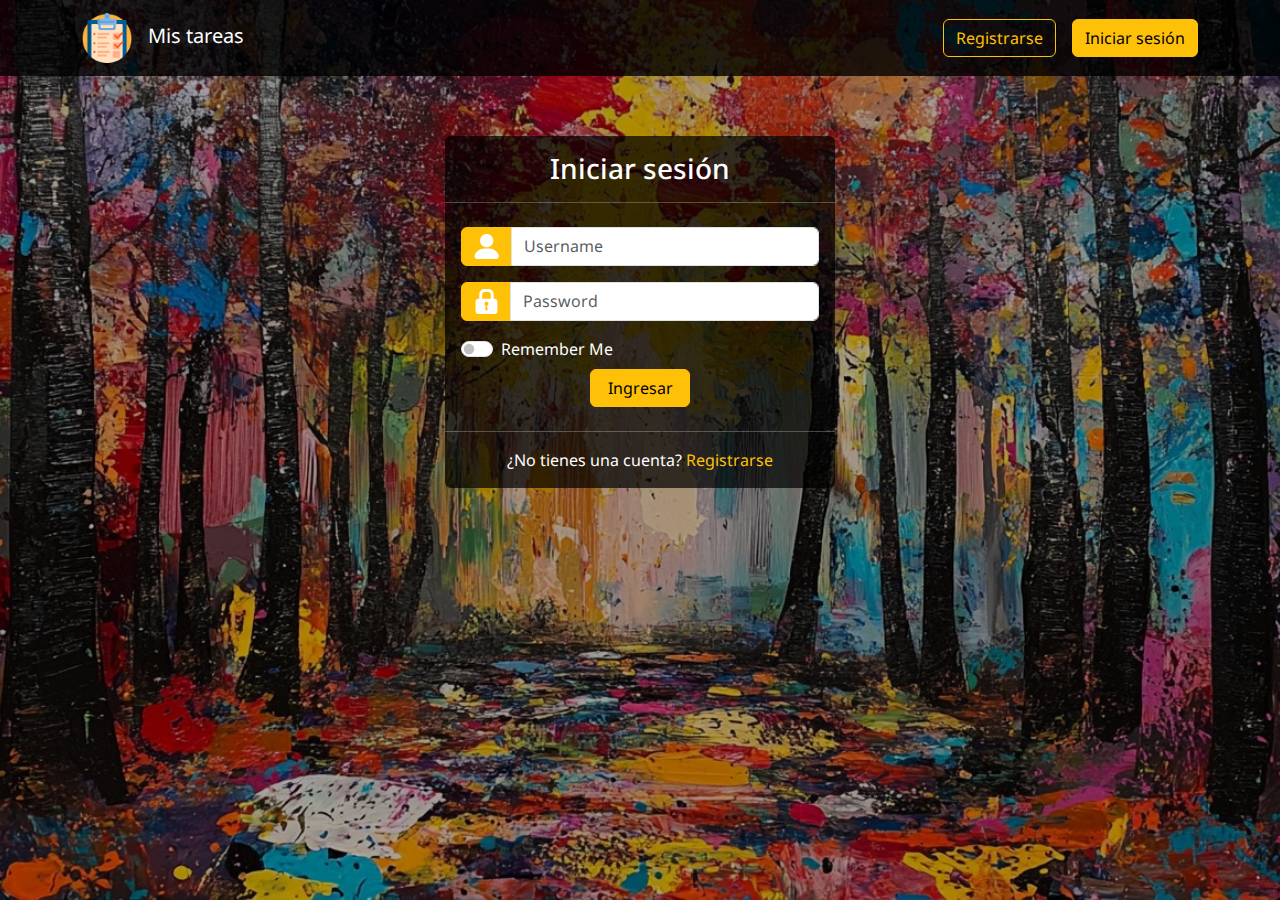
<file: index.html>
<!DOCTYPE html>
<html lang="en">
<head>
    <meta charset="UTF-8">
    <meta name="viewport" content="width=device-width, initial-scale=1.0">
    <title>Iniciar sesión</title>
    <link href="https://cdn.jsdelivr.net/npm/bootstrap@5.3.3/dist/css/bootstrap.min.css" rel="stylesheet" integrity="sha384-QWTKZyjpPEjISv5WaRU9OFeRpok6YctnYmDr5pNlyT2bRjXh0JMhjY6hW+ALEwIH" crossorigin="anonymous">
  <style>
    @import url('https://fonts.googleapis.com/css2?family=Inter:wght@100..900&family=Noto+Sans:ital,wght@0,100..900;1,100..900&display=swap');
    *{
      margin: 0;
      padding: 0;
      box-sizing: border-box;
    }
    
    body{
            --opacidad-negro: 0.3;
            background-image:linear-gradient(rgba(0, 0, 0,
                             var(--opacidad-negro)),
                             rgba(0, 0, 0, var(--opacidad-negro))),
                             url("assets/imgs/fondo2.jpg");
            font-family: Noto Sans;
            background-size: cover;
            background-position: center center;
            background-attachment: fixed;
            height: 100%;
        }
  </style>

  </head>

<body>
  
  <nav class="navbar navbar-expand-md" style="background-color: rgba(0, 0, 0, 0.8);">
    <div class="container">
      <a class="navbar-brand text-white" href="#">
        <img src="assets/imgs/logo.png" alt="logo-page" width="50" class="me-3" />Mis tareas
      </a>
      <button class="navbar-toggler bg-white" type="button" data-bs-toggle="collapse" data-bs-target="#navbarSupportedContent" aria-controls="navbarSupportedContent" aria-expanded="false" aria-label="Toggle navigation">
        <span class="navbar-toggler-icon"></span>
      </button>
      <div class="collapse navbar-collapse" id="navbarSupportedContent">
        <ul class="navbar-nav me-auto mb-2 mb-lg-0"></ul>
        <div class="d-flex">
          <ul class="navbar-nav d-flex align-items-center gap-3">
            <li class="nav-item">
              <a class="btn btn-outline-warning" href="register.html" style="width:auto;">Registrarse</a>
            </li>
            <li class="nav-item">
              <a class="btn btn-warning d-flex justify-content-center" href="index.html" style="width:auto;">Iniciar sesión</a>
            </li>
          </ul>
      </div>
    </div>
  </nav>

    <div class="mx-auto rounded text-white" style="width: 390px; margin: 60px; 
    height: auto; background-color: rgba(0, 0, 0, 0.7)">
        <h3 class="text-center px-3 pt-3">Iniciar sesión</h3>
      <hr>
        <form class="px-3" method="post">
          <div class="input-group mb-3 mt-4">
              <span class="input-group-text bg-warning border border-warning" style="width: auto;">
                  <em class="fas fa-user d-flex justify-content-center">
                      <img src="assets/imgs/username-icon.svg" alt="username-ico" width="25">
                  </em>
              </span>
              <input type="text" class="form-control"
                  placeholder="Username"
                  name="username"
                  id="username"
                  required minlength="4"
                  maxlength="20">
          </div>
          <div class="input-group mt-2 mb-3">
              <span class="input-group-text bg-warning border border-warning" style="width: 50px;">
                  <em class="fas fa-user d-flex justify-content-center">
                      <img src="assets/imgs/password-icon.svg" alt="password-icon" width="25">
                  </em>
              </span>
              <input type="password" class="form-control"
                  placeholder="Password"
                  name="password"
                  id="password"
                  required minlength="6"
                  maxlength="40">
          </div>
          <div class="form-check form-switch form-check mb-2">
              <input class="form-check-input" type="checkbox" id="flexSwitchCheck" name="remember">
              <label class="form-check-label" for="flexSwitchCheck">
              Remember Me
              </label>
          </div>
          <div class="d-flex justify-content-center mb-4 mt-2">
              <input type="submit" class="btn btn-warning" value="Ingresar" style="width: 100px;">
          </div>
        </form>
        <hr>
        <div class="text-center mt-3 pb-3">
            ¿No tienes una cuenta? <a href="register.html" class="text-decoration-none text-warning">Registrarse</a><br>
        </div>
    </div>

  <script src="https://cdn.jsdelivr.net/npm/bootstrap@5.3.3/dist/js/bootstrap.bundle.min.js" integrity="sha384-YvpcrYf0tY3lHB60NNkmXc5s9fDVZLESaAA55NDzOxhy9GkcIdslK1eN7N6jIeHz" crossorigin="anonymous"></script>
</body>
</html>
</file>
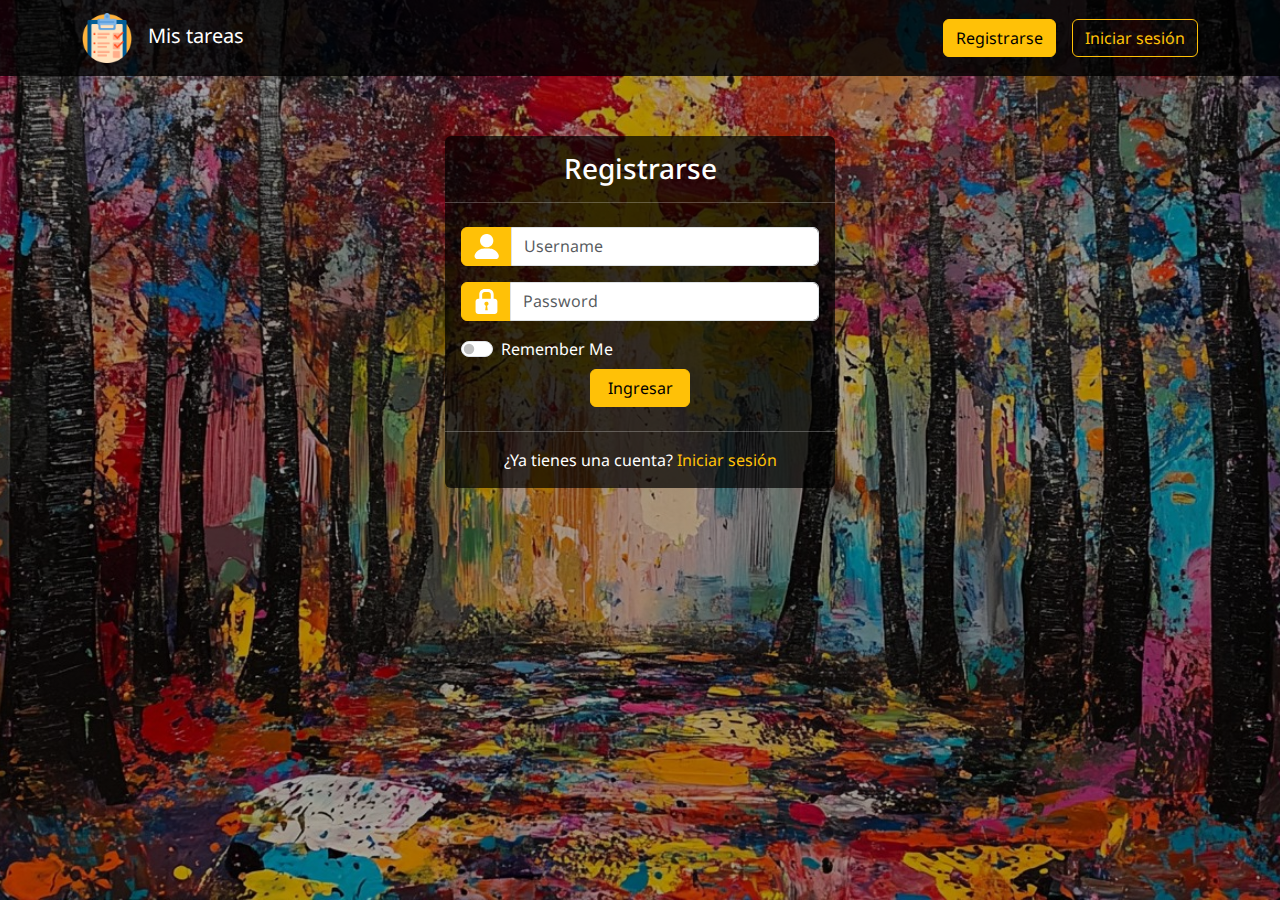
<file: register.html>
<!DOCTYPE html>
<html lang="en">
<head>
    <meta charset="UTF-8">
    <meta name="viewport" content="width=device-width, initial-scale=1.0">
    <title>Registro</title>
    <link href="https://cdn.jsdelivr.net/npm/bootstrap@5.3.3/dist/css/bootstrap.min.css" rel="stylesheet" integrity="sha384-QWTKZyjpPEjISv5WaRU9OFeRpok6YctnYmDr5pNlyT2bRjXh0JMhjY6hW+ALEwIH" crossorigin="anonymous">
  <style>
    @import url('https://fonts.googleapis.com/css2?family=Inter:wght@100..900&family=Noto+Sans:ital,wght@0,100..900;1,100..900&display=swap');
    *{
      margin: 0;
      padding: 0;
      box-sizing: border-box;
    }
    
    body{
            --opacidad-negro: 0.3;
            background-image:linear-gradient(rgba(0, 0, 0,
                             var(--opacidad-negro)),
                             rgba(0, 0, 0, var(--opacidad-negro))),
                             url("assets/imgs/fondo2.jpg");
            font-family: Noto Sans;
            background-size: cover;
            background-position: center center;
            background-attachment: fixed;
            height: 100%;
        }
  </style>

  </head>

<body>
  
  <nav class="navbar navbar-expand-md" style="background-color: rgba(0, 0, 0, 0.8);">
    <div class="container">
      <a class="navbar-brand text-white" href="#">
        <img src="assets/imgs/logo.png" alt="logo-page" width="50" class="me-3" />Mis tareas
      </a>
      <button class="navbar-toggler bg-white" type="button" data-bs-toggle="collapse" data-bs-target="#navbarSupportedContent" aria-controls="navbarSupportedContent" aria-expanded="false" aria-label="Toggle navigation">
        <span class="navbar-toggler-icon"></span>
      </button>
      <div class="collapse navbar-collapse" id="navbarSupportedContent">
        <ul class="navbar-nav me-auto mb-2 mb-lg-0"></ul>
        <div class="d-flex">
          <ul class="navbar-nav d-flex align-items-center gap-3">
            <li class="nav-item">
              <a class="btn btn-warning d-flex justify-content-center" href="register.html" style="width:auto;">Registrarse</a>
            </li>
            <li class="nav-item">
              <a class="btn btn-outline-warning" href="index.html" style="width:auto;">Iniciar sesión</a>
            </li>
          </ul>
      </div>
    </div>
  </nav>

    <div class="mx-auto rounded text-white" style="width: 390px; margin: 60px; 
    height: auto; background-color: rgba(0, 0, 0, 0.7)">
        <h3 class="text-center px-3 pt-3">Registrarse</h3>
      <hr>
        <form class="px-3" method="post">
          <div class="input-group mb-3 mt-4">
              <span class="input-group-text bg-warning border border-warning" style="width: auto;">
                  <em class="fas fa-user d-flex justify-content-center">
                      <img src="assets/imgs/username-icon.svg" alt="username-ico" width="25">
                  </em>
              </span>
              <input type="text" class="form-control"
                  placeholder="Username"
                  name="username"
                  id="username"
                  required minlength="4"
                  maxlength="20">
          </div>
          <div class="input-group mt-2 mb-3">
              <span class="input-group-text bg-warning border border-warning" style="width: 50px;">
                  <em class="fas fa-user d-flex justify-content-center">
                      <img src="assets/imgs/password-icon.svg" alt="password-icon" width="25">
                  </em>
              </span>
              <input type="password" class="form-control"
                  placeholder="Password"
                  name="password"
                  id="password"
                  required minlength="6"
                  maxlength="40">
          </div>
          <div class="form-check form-switch form-check mb-2">
              <input class="form-check-input" type="checkbox" id="flexSwitchCheck" name="remember">
              <label class="form-check-label" for="flexSwitchCheck">
              Remember Me
              </label>
          </div>
          <div class="d-flex justify-content-center mb-4 mt-2">
              <input type="submit" class="btn btn-warning" value="Ingresar" style="width: 100px;">
          </div>
        </form>
        <hr>
        <div class="text-center mt-3 pb-3">
            ¿Ya tienes una cuenta? <a href="index.html" class="text-decoration-none text-warning">Iniciar sesión</a><br>
        </div>
    </div>

  <script src="https://cdn.jsdelivr.net/npm/bootstrap@5.3.3/dist/js/bootstrap.bundle.min.js" integrity="sha384-YvpcrYf0tY3lHB60NNkmXc5s9fDVZLESaAA55NDzOxhy9GkcIdslK1eN7N6jIeHz" crossorigin="anonymous"></script>
</body>
</html>
</file>
